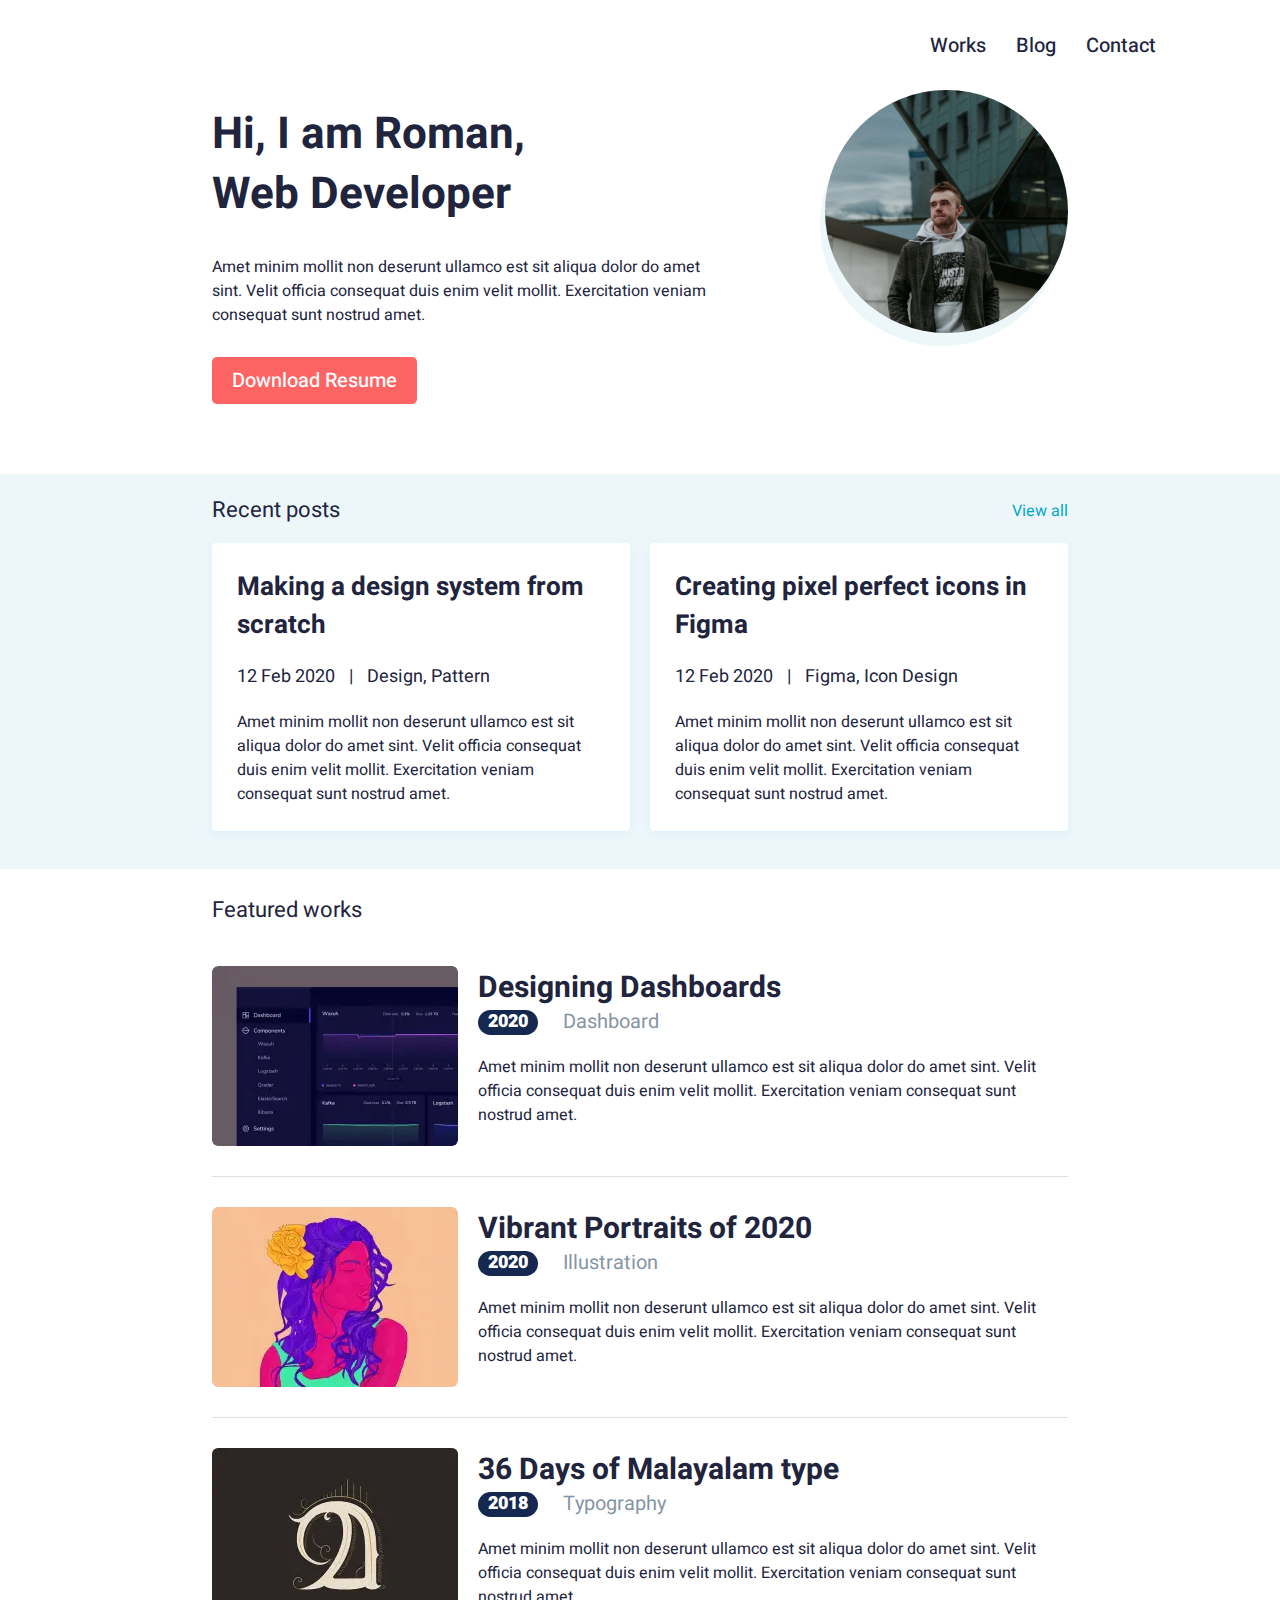
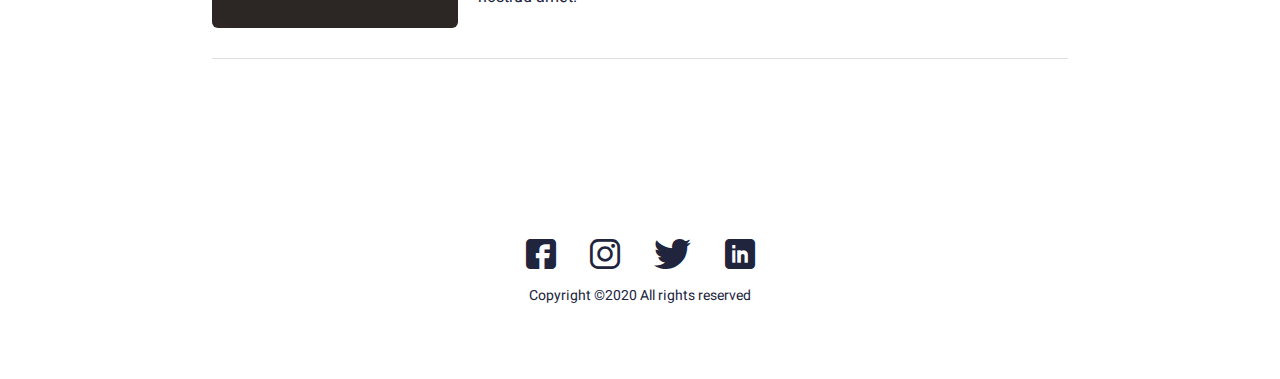
<file: index.html>
<!DOCTYPE html>
<html lang="ru">

<head>
	<title>Главная</title>
	<meta charset="UTF-8">
	<meta name="format-detection" content="telephone=no">
	<!-- <style>body{opacity: 0;}</style> -->
	<link rel="stylesheet" href="css/style.min.css?_v=20220311020344">
	<link rel="shortcut icon" href="favicon.ico">
	<!-- <meta name="robots" content="noindex, nofollow"> -->
	<meta name="viewport" content="width=device-width, initial-scale=1.0">
</head>

<body>
	<div class="wrapper">
		<header class="header">
			<div class="header__container">
				<div class="header__menu menu">
					<button type="button" class="menu__icon icon-menu"><span></span></button>
					<nav class="menu__body">
						<ul class="menu__list">
							<li class="menu__item"><a href="works.html" class="menu__link">Works</a></li>
							<li class="menu__item"><a href="blog.html" class="menu__link">Blog</a></li>
							<li class="menu__item"><a href="contact.html" class="menu__link">Contact</a></li>
						</ul>
					</nav>
				</div>
			</div>
		</header>
		<main class="page">
			<section class="hello">
				<div class="hello__container">
					<div class="hello__content">
						<h1 class="hello__title title">Hi, I am Roman,<br>Web Developer</h1>
						<div class="hello__text text">Amet minim mollit non deserunt ullamco est sit aliqua dolor do
							amet sint. Velit officia consequat duis enim velit mollit. Exercitation veniam consequat
							sunt nostrud amet.
						</div>
						<a href="" class="hello__btn btn">Download Resume</a>
					</div>
					<picture><source srcset="img/avatar.webp" type="image/webp"><img class="hello__avatar" src="img/avatar.jpg" alt=""></picture>
				</div>
			</section>
			<section class="recent-posts">
				<div class="recent-posts__container">
					<div class="recent-posts__header">
						<div class="recent-posts__title title-posts">Recent posts</div>
						<a href="" class="recent-posts__view-all">View all</a>
					</div>
					<div class="recent-posts__items">
						<div class="recent-posts__column">
							<article class="recent-posts__item recent-post">
								<a href="" class="recent-post__title">Making a design system from
									scratch</a>
								<div class="recent-post__info">12 Feb 2020 <span>|</span> Design, Pattern</div>
								<div class="recent-post__text text">
									Amet minim mollit non deserunt ullamco est sit aliqua
									dolor do amet sint. Velit officia consequat duis enim velit mollit. Exercitation
									veniam consequat sunt nostrud amet.
								</div>
							</article>
						</div>
						<div class="recent-posts__column">
							<article class="recent-posts__item recent-post">
								<a href="" class="recent-post__title">Creating pixel perfect icons in Figma</a>
								<div class="recent-post__info">12 Feb 2020 <span>|</span> Figma, Icon Design</div>
								<div class="recent-post__text text">
									Amet minim mollit non deserunt ullamco est sit aliqua
									dolor do amet sint. Velit officia consequat duis enim velit mollit. Exercitation
									veniam consequat sunt nostrud amet.
								</div>
							</article>
						</div>
					</div>
				</div>
			</section>
			<section class="featured-works">
				<div class="featured-works__container">
					<div class="featured-works__title title-posts">Featured works</div>
					<div class="featured-works__items works">
						<article class="works__item">
							<a href="" class="works__image -ibg">
								<picture><source srcset="img/Works/01.webp" type="image/webp"><img src="img/Works/01.jpg" alt=""></picture>
							</a>
							<div class="works__body">
								<a href="" class="works__title">Designing Dashboards</a>
								<div class="works__info">
									<div class="works__year">2020</div>
									<div class="works__category">Dashboard</div>
								</div>
								<div class="works__text text">Amet minim mollit non deserunt ullamco est sit aliqua
									dolor do amet sint. Velit officia consequat duis enim velit mollit. Exercitation
									veniam consequat sunt nostrud amet.</div>
							</div>
						</article>
						<article class="works__item">
							<a href="" class="works__image -ibg">
								<picture><source srcset="img/Works/02.webp" type="image/webp"><img src="img/Works/02.jpg" alt=""></picture>
							</a>
							<div class="works__body">
								<a href="" class="works__title">Vibrant Portraits of 2020</a>
								<div class="works__info">
									<div class="works__year">2020</div>
									<div class="works__category">Illustration</div>
								</div>
								<div class="works__text text">Amet minim mollit non deserunt ullamco est sit aliqua
									dolor do amet sint. Velit officia consequat duis enim velit mollit. Exercitation
									veniam consequat sunt nostrud amet.</div>
							</div>
						</article>
						<article class="works__item">
							<a href="" class="works__image -ibg">
								<picture><source srcset="img/Works/03.webp" type="image/webp"><img src="img/Works/03.jpg" alt=""></picture>
							</a>
							<div class="works__body">
								<a href="" class="works__title">36 Days of Malayalam type</a>
								<div class="works__info">
									<div class="works__year">2018</div>
									<div class="works__category">Typography</div>
								</div>
								<div class="works__text text">Amet minim mollit non deserunt ullamco est sit aliqua
									dolor do amet sint. Velit officia consequat duis enim velit mollit. Exercitation
									veniam consequat sunt nostrud amet.</div>
							</div>
						</article>
					</div>
				</div>
			</section>
		</main>
		<footer class="footer">
			<div class="footer__container">
				<div class="footer__social social">
					<div class="social__item icon-fb"></div>
					<div class="social__item icon-insta"></div>
					<div class="social__item icon-twitter"></div>
					<div class="social__item icon-linkedin"></div>
				</div>
				<div class="footer__copy">Copyright ©2020 All rights reserved</div>
			</div>
		</footer>
	</div>
	<script src="js/app.min.js?_v=20220311020344"></script>
</body>

</html>
</file>
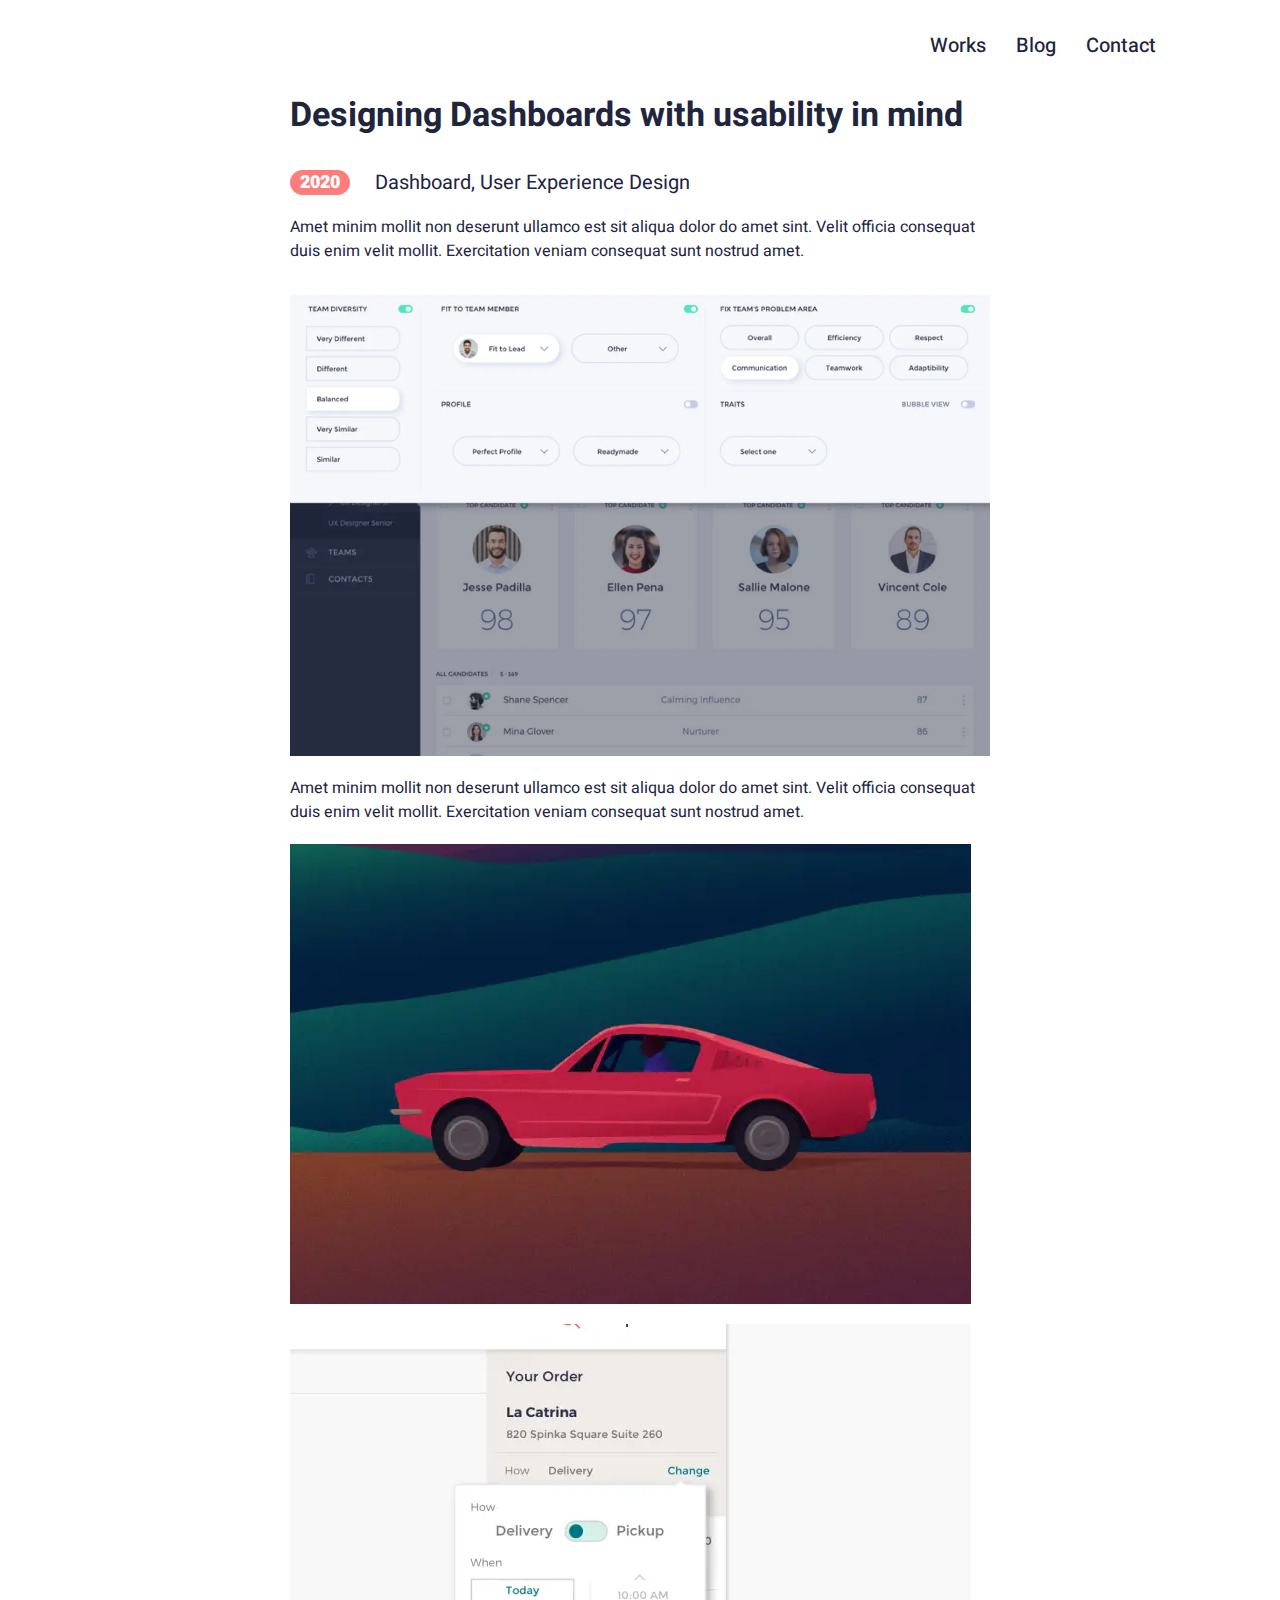
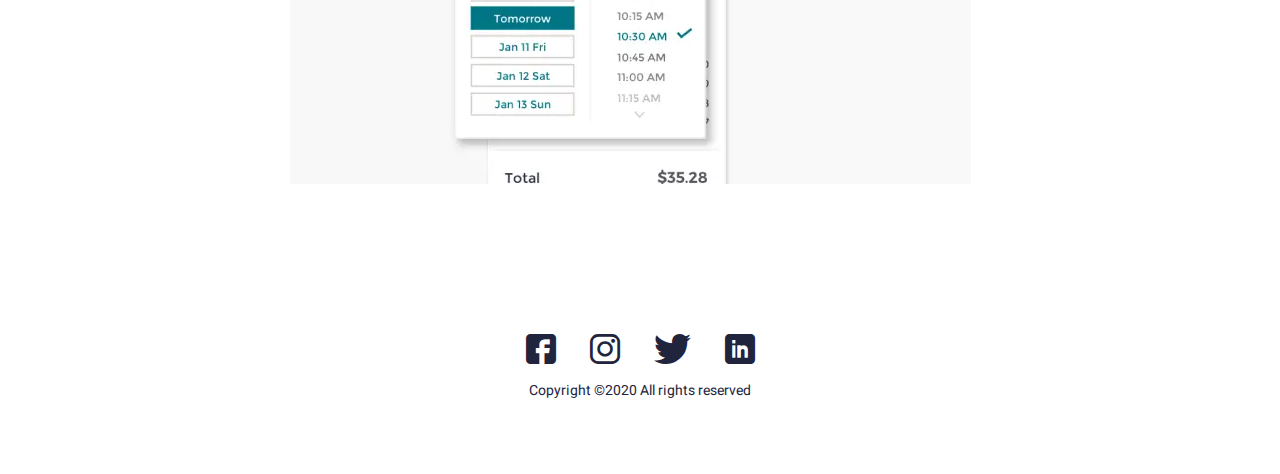
<file: article.html>
<!DOCTYPE html>
<html lang="ru">

<head>
	<title>Article</title>
	<meta charset="UTF-8">
	<meta name="format-detection" content="telephone=no">
	<!-- <style>body{opacity: 0;}</style> -->
	<link rel="stylesheet" href="css/style.min.css?_v=20220311020344">
	<link rel="shortcut icon" href="favicon.ico">
	<!-- <meta name="robots" content="noindex, nofollow"> -->
	<meta name="viewport" content="width=device-width, initial-scale=1.0">
</head>

<body>
	<div class="wrapper">
		<header class="header">
			<div class="header__container">
				<div class="header__menu menu">
					<button type="button" class="menu__icon icon-menu"><span></span></button>
					<nav class="menu__body">
						<ul class="menu__list">
							<li class="menu__item"><a href="works.html" class="menu__link">Works</a></li>
							<li class="menu__item"><a href="blog.html" class="menu__link">Blog</a></li>
							<li class="menu__item"><a href="contact.html" class="menu__link">Contact</a></li>
						</ul>
					</nav>
				</div>
			</div>
		</header>
		<main class="page">
			<div class="article">
				<div class="article__container">
					<div class="article__title">Designing Dashboards with usability in mind</div>
					<div class="article__info">
						<div class="article__year">2020</div>
						<div class="article__category">Dashboard, User Experience Design</div>
					</div>
					<div class="article__text">
						<p>
							Amet minim mollit non deserunt ullamco est sit aliqua dolor do amet
							sint. Velit officia consequat duis enim velit mollit. Exercitation veniam consequat sunt
							nostrud
							amet.
						</p>
						<picture><source srcset="img/Articles/01.webp" type="image/webp"><img src="img/Articles/01.jpg" alt=""></picture>
						<p>
							Amet minim mollit non deserunt ullamco est sit aliqua dolor do amet
							sint. Velit officia consequat duis enim velit mollit. Exercitation veniam consequat sunt
							nostrud
							amet.
						</p>
						<picture><source srcset="img/Articles/02.webp" type="image/webp"><img src="img/Articles/02.jpg" alt=""></picture>
						<picture><source srcset="img/Articles/03.webp" type="image/webp"><img src="img/Articles/03.jpg" alt=""></picture>
					</div>

				</div>
			</div>
		</main>
		<footer class="footer">
			<div class="footer__container">
				<div class="footer__social social">
					<div class="social__item icon-fb"></div>
					<div class="social__item icon-insta"></div>
					<div class="social__item icon-twitter"></div>
					<div class="social__item icon-linkedin"></div>
				</div>
				<div class="footer__copy">Copyright ©2020 All rights reserved</div>
			</div>
		</footer>
	</div>
	<script src="js/app.min.js?_v=20220311020344"></script>
</body>

</html>
</file>
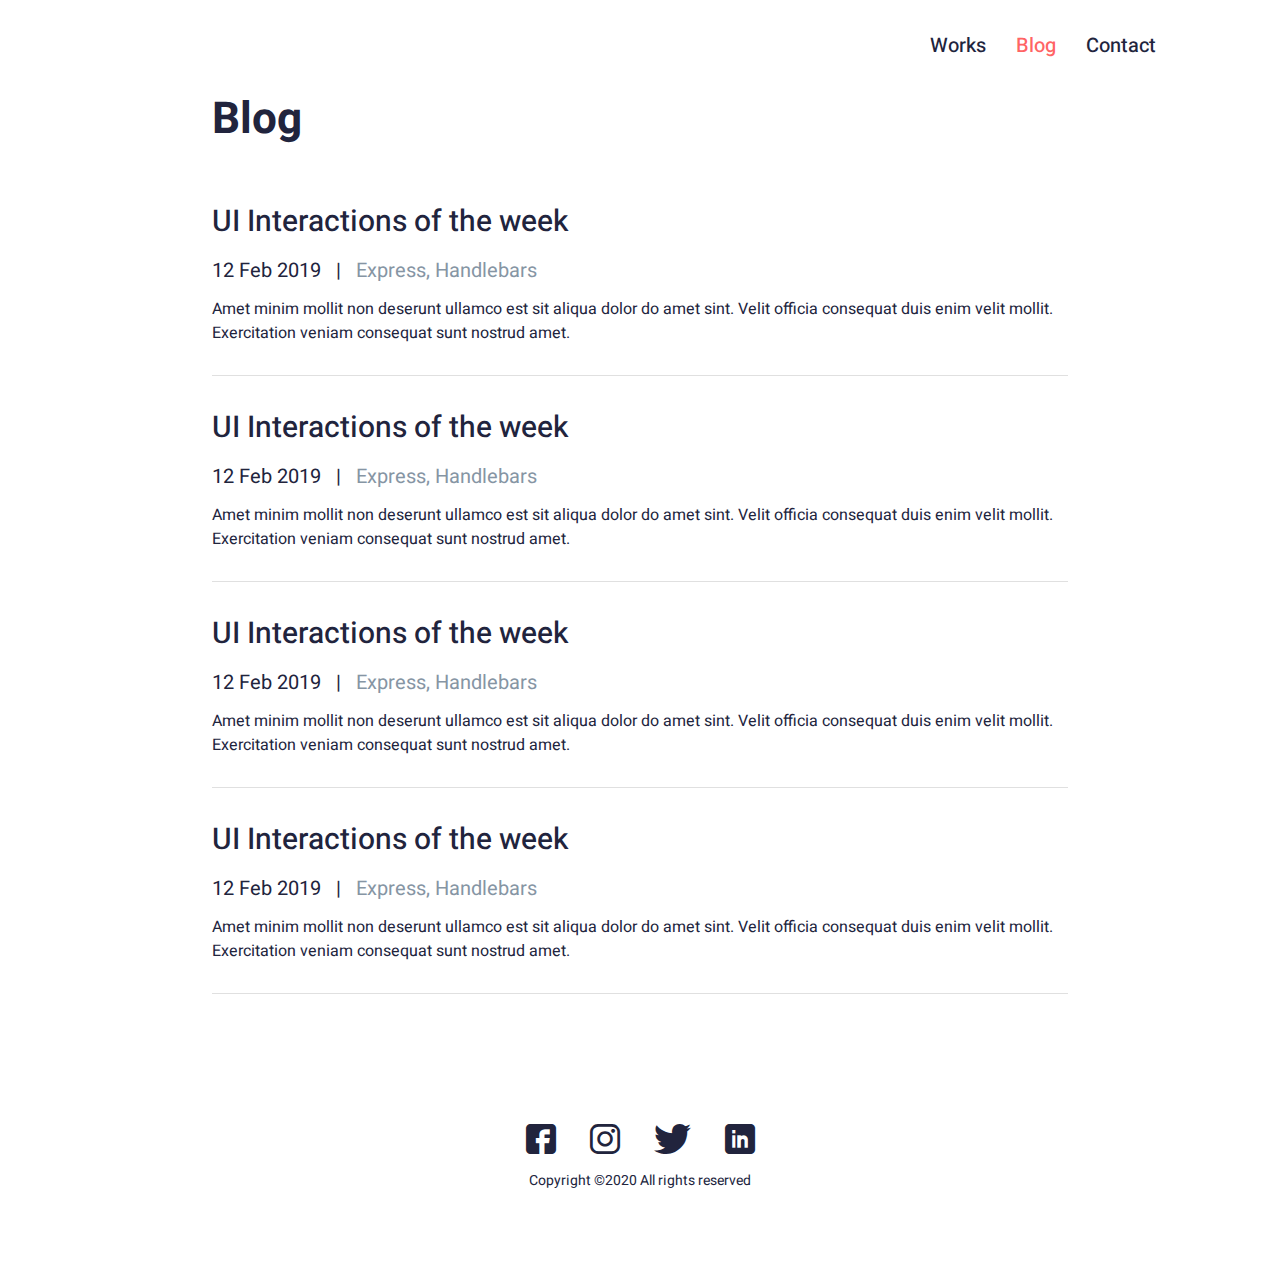
<file: blog.html>
<!DOCTYPE html>
<html lang="ru">

<head>
	<title>Blog</title>
	<meta charset="UTF-8">
	<meta name="format-detection" content="telephone=no">
	<!-- <style>body{opacity: 0;}</style> -->
	<link rel="stylesheet" href="css/style.min.css?_v=20220311020344">
	<link rel="shortcut icon" href="favicon.ico">
	<!-- <meta name="robots" content="noindex, nofollow"> -->
	<meta name="viewport" content="width=device-width, initial-scale=1.0">
</head>

<body>
	<div class="wrapper">
		<header class="header">
			<div class="header__container">
				<div class="header__menu menu">
					<button type="button" class="menu__icon icon-menu"><span></span></button>
					<nav class="menu__body">
						<ul class="menu__list">
							<li class="menu__item"><a href="works.html" class="menu__link">Works</a></li>
							<li class="menu__item"><a href="blog.html" class="menu__link _active">Blog</a></li>
							<li class="menu__item"><a href="contact.html" class="menu__link">Contact</a></li>
						</ul>
					</nav>
				</div>
			</div>
		</header>
		<main class="page">
			<section class="blog page__container">
				<h1 class="blog__title title">Blog</h1>
				<div class="blog__items">
					<div class="blog__item">
						<a href="" class="blog__article-name">UI Interactions of the week</a>
						<div class="blog__info">
							<div class="blog__date">12 Feb 2019 </div>
							<span class="blog__separator">|</span>
							<div class="blog__category">Express, Handlebars</div>
						</div>
						<div class="blog__text text">
							Amet minim mollit non deserunt ullamco est sit aliqua dolor do amet
							sint. Velit officia consequat duis enim velit mollit. Exercitation veniam consequat sunt
							nostrud amet.
						</div>
					</div>
					<div class="blog__item">
						<a href="" class="blog__article-name">UI Interactions of the week</a>
						<div class="blog__info">
							<div class="blog__date">12 Feb 2019 </div>
							<span class="blog__separator">|</span>
							<div class="blog__category">Express, Handlebars</div>
						</div>
						<div class="blog__text text">
							Amet minim mollit non deserunt ullamco est sit aliqua dolor do amet
							sint. Velit officia consequat duis enim velit mollit. Exercitation veniam consequat sunt
							nostrud amet.
						</div>
					</div>
					<div class="blog__item">
						<a href="" class="blog__article-name">UI Interactions of the week</a>
						<div class="blog__info">
							<div class="blog__date">12 Feb 2019 </div>
							<span class="blog__separator">|</span>
							<div class="blog__category">Express, Handlebars</div>
						</div>
						<div class="blog__text text">
							Amet minim mollit non deserunt ullamco est sit aliqua dolor do amet
							sint. Velit officia consequat duis enim velit mollit. Exercitation veniam consequat sunt
							nostrud amet.
						</div>
					</div>
					<div class="blog__item">
						<a href="" class="blog__article-name">UI Interactions of the week</a>
						<div class="blog__info">
							<div class="blog__date">12 Feb 2019 </div>
							<span class="blog__separator">|</span>
							<div class="blog__category">Express, Handlebars</div>
						</div>
						<div class="blog__text text">
							Amet minim mollit non deserunt ullamco est sit aliqua dolor do amet
							sint. Velit officia consequat duis enim velit mollit. Exercitation veniam consequat sunt
							nostrud amet.
						</div>
					</div>
				</div>
			</section>
		</main>
		<footer class="footer">
			<div class="footer__container">
				<div class="footer__social social">
					<div class="social__item icon-fb"></div>
					<div class="social__item icon-insta"></div>
					<div class="social__item icon-twitter"></div>
					<div class="social__item icon-linkedin"></div>
				</div>
				<div class="footer__copy">Copyright ©2020 All rights reserved</div>
			</div>
		</footer>
	</div>
	<script src="js/app.min.js?_v=20220311020344"></script>
</body>

</html>
</file>
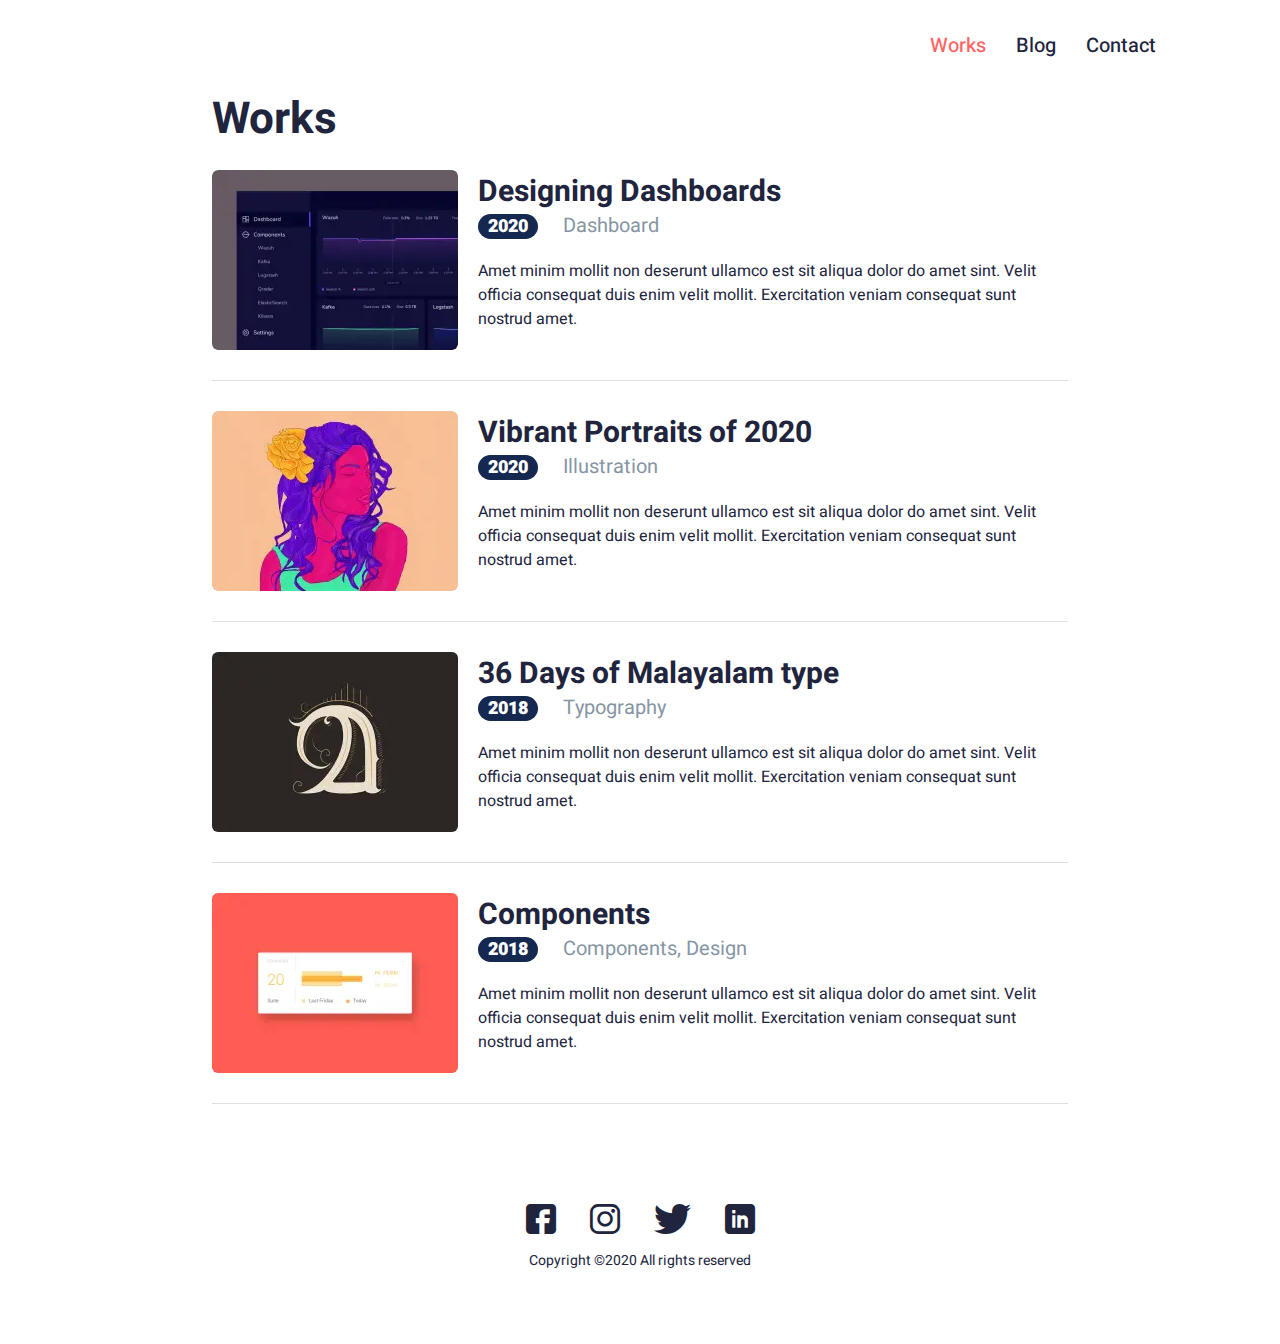
<file: works.html>
<!DOCTYPE html>
<html lang="ru">

<head>
	<title>Works</title>
	<meta charset="UTF-8">
	<meta name="format-detection" content="telephone=no">
	<!-- <style>body{opacity: 0;}</style> -->
	<link rel="stylesheet" href="css/style.min.css?_v=20220311020344">
	<link rel="shortcut icon" href="favicon.ico">
	<!-- <meta name="robots" content="noindex, nofollow"> -->
	<meta name="viewport" content="width=device-width, initial-scale=1.0">
</head>

<body>
	<div class="wrapper">
		<header class="header">
			<div class="header__container">
				<div class="header__menu menu">
					<button type="button" class="menu__icon icon-menu"><span></span></button>
					<nav class="menu__body">
						<ul class="menu__list">
							<li class="menu__item"><a href="works.html" class="menu__link _active">Works</a></li>
							<li class="menu__item"><a href="blog.html" class="menu__link">Blog</a></li>
							<li class="menu__item"><a href="contact.html" class="menu__link">Contact</a></li>
						</ul>
					</nav>
				</div>
			</div>
		</header>
		<main class="page">
			<section class="works page__container">
				<h1 class="works__main-title title">Works</h1>
				<div class="works__items">
					<article class="works__item">
						<a href="" class="works__image -ibg">
							<picture><source srcset="img/Works/01.webp" type="image/webp"><img src="img/Works/01.jpg" alt=""></picture>
						</a>
						<div class="works__body">
							<a href="" class="works__title">Designing Dashboards</a>
							<div class="works__info">
								<div class="works__year">2020</div>
								<div class="works__category">Dashboard</div>
							</div>
							<div class="works__text text">Amet minim mollit non deserunt ullamco est sit aliqua
								dolor do amet sint. Velit officia consequat duis enim velit mollit. Exercitation
								veniam consequat sunt nostrud amet.</div>
						</div>
					</article>
					<article class="works__item">
						<a href="" class="works__image -ibg">
							<picture><source srcset="img/Works/02.webp" type="image/webp"><img src="img/Works/02.jpg" alt=""></picture>
						</a>
						<div class="works__body">
							<a href="" class="works__title">Vibrant Portraits of 2020</a>
							<div class="works__info">
								<div class="works__year">2020</div>
								<div class="works__category">Illustration</div>
							</div>
							<div class="works__text text">Amet minim mollit non deserunt ullamco est sit aliqua
								dolor do amet sint. Velit officia consequat duis enim velit mollit. Exercitation
								veniam consequat sunt nostrud amet.</div>
						</div>
					</article>
					<article class="works__item">
						<a href="" class="works__image -ibg">
							<picture><source srcset="img/Works/03.webp" type="image/webp"><img src="img/Works/03.jpg" alt=""></picture>
						</a>
						<div class="works__body">
							<a href="" class="works__title">36 Days of Malayalam type</a>
							<div class="works__info">
								<div class="works__year">2018</div>
								<div class="works__category">Typography</div>
							</div>
							<div class="works__text text">Amet minim mollit non deserunt ullamco est sit aliqua
								dolor do amet sint. Velit officia consequat duis enim velit mollit. Exercitation
								veniam consequat sunt nostrud amet.</div>
						</div>
					</article>
					<article class="works__item">
						<a href="" class="works__image -ibg">
							<picture><source srcset="img/Works/04.webp" type="image/webp"><img src="img/Works/04.jpg" alt=""></picture>
						</a>
						<div class="works__body">
							<a href="" class="works__title">Components</a>
							<div class="works__info">
								<div class="works__year">2018</div>
								<div class="works__category">Components, Design</div>
							</div>
							<div class="works__text text">Amet minim mollit non deserunt ullamco est sit aliqua
								dolor do amet sint. Velit officia consequat duis enim velit mollit. Exercitation
								veniam consequat sunt nostrud amet.</div>
						</div>
					</article>
				</div>
			</section>
		</main>
		<footer class="footer">
			<div class="footer__container">
				<div class="footer__social social">
					<div class="social__item icon-fb"></div>
					<div class="social__item icon-insta"></div>
					<div class="social__item icon-twitter"></div>
					<div class="social__item icon-linkedin"></div>
				</div>
				<div class="footer__copy">Copyright ©2020 All rights reserved</div>
			</div>
		</footer>
	</div>
	<script src="js/app.min.js?_v=20220311020344"></script>
</body>

</html>
</file>
<file: css/style.min.css>
@charset "UTF-8";@import url(https://fonts.googleapis.com/css?family=Heebo:regular,500,700,900&display=swap);@font-face{font-family:icons;font-display:swap;src:url(../fonts/icons.woff2) format("woff2"),url(../fonts/icons.woff) format("woff");font-weight:400;font-style:normal}[class*=icon-]:before{font-family:icons;font-style:normal;font-weight:400;font-variant:normal;text-transform:none;line-height:1;-webkit-font-smoothing:antialiased;-moz-osx-font-smoothing:grayscale}[class*=icon-]:before{display:block}.icon-fb:before{content:"\e900"}.icon-insta:before{content:"\e901"}.icon-linkedin:before{content:"\e902"}.icon-twitter:before{content:"\e903"}*{padding:0;margin:0;border:0}*,:after,:before{-webkit-box-sizing:border-box;box-sizing:border-box}body,html{height:100%;min-width:320px}body{color:#000;line-height:1;font-family:Heebo;font-size:.875rem;-ms-text-size-adjust:100%;-moz-text-size-adjust:100%;-webkit-text-size-adjust:100%;-webkit-font-smoothing:antialiased;-moz-osx-font-smoothing:grayscale}button,input,textarea{font-family:Heebo;font-size:inherit}button{cursor:pointer;color:inherit;background-color:inherit}a{color:inherit}a:link,a:visited{text-decoration:none}a:hover{text-decoration:none}ul li{list-style:none}img{vertical-align:top}h1,h2,h3,h4,h5,h6{font-weight:inherit;font-size:inherit}body{color:#21243d}.lock body{overflow:hidden;-ms-touch-action:none;touch-action:none}.page{padding:90px 0 0 0}.social{display:-webkit-box;display:-ms-flexbox;display:flex;-webkit-box-pack:center;-ms-flex-pack:center;justify-content:center;-webkit-box-align:center;-ms-flex-align:center;align-items:center}.wrapper{min-height:100%;display:-webkit-box;display:-ms-flexbox;display:flex;-webkit-box-orient:vertical;-webkit-box-direction:normal;-ms-flex-direction:column;flex-direction:column;overflow:hidden}.wrapper>main{-webkit-box-flex:1;-ms-flex:1 1 auto;flex:1 1 auto}.wrapper>*{min-width:0}[class*=__container]{max-width:53.5rem;-webkit-box-sizing:content-box;box-sizing:content-box;margin:0 auto;padding:0 .9375rem}[class*=-ibg]{position:relative}[class*=-ibg] img{position:absolute;width:100%;height:100%;top:0;left:0;-o-object-fit:cover;object-fit:cover}[class*=-ibg_contain] img{-o-object-fit:contain;object-fit:contain}.title{font-size:44px;font-weight:700;line-height:1.3636363636}.article__text p,.text{font-size:16px;line-height:1.5}.title-posts{font-size:22px}.btn{font-size:20px;font-weight:500;line-height:1.45;display:-webkit-inline-box;display:-ms-inline-flexbox;display:inline-flex;-webkit-box-align:center;-ms-flex-align:center;align-items:center;-webkit-box-pack:center;-ms-flex-pack:center;justify-content:center;text-align:center;padding:0 20px;background-color:#ff6464;color:#fff;border-radius:5px;height:47px}.header__container{max-width:1032px}.header__menu{display:-webkit-box;display:-ms-flexbox;display:flex;-webkit-box-pack:end;-ms-flex-pack:end;justify-content:flex-end;-webkit-box-align:center;-ms-flex-align:center;align-items:center;height:90px}.menu__list li{margin:0 0 30px 0}.menu__list li:last-child{margin:0}.menu__link{font-size:20px;font-weight:500;line-height:1.45}.menu__link._active{color:#ff6464}.icon-menu{display:none}.footer{text-align:center;padding:50px 0}.footer__social{margin:0 0 20px 0}.footer__copy{margin:0 0 26px 0}.social{display:-webkit-box;display:-ms-flexbox;display:flex;-webkit-box-pack:center;-ms-flex-pack:center;justify-content:center;-webkit-box-align:center;-ms-flex-align:center;align-items:center}.social__item{font-size:30px;color:inherit;margin:0 17px}.social__item:hover{color:#ff6464}.hello{padding:0 0 70px 0}.hello__container{display:-webkit-box;display:-ms-flexbox;display:flex}.hello__content{-webkit-box-align:start;-ms-flex-align:start;align-items:flex-start;padding:15px 100px 0 0;-webkit-box-flex:1;-ms-flex:1 1 auto;flex:1 1 auto}.hello__content :last-child{margin-bottom:0}.hello__title{margin:0 0 30px 0}.hello__text{margin:0 0 30px 0}.hello__btn{margin:0 0 30px 0}.hello__avatar{-webkit-box-flex:0;-ms-flex:0 0 243px;flex:0 0 243px;height:243px;border-radius:50%;-webkit-box-shadow:-5px 13px 0 0 #edf7fa;box-shadow:-5px 13px 0 0 #edf7fa}.hello__avatar img{max-width:100%}.recent-posts{background-color:#edf7fa;padding:25px 0 21px 0}.recent-posts__header{display:-webkit-box;display:-ms-flexbox;display:flex;margin:0 0 20px 0}.recent-posts__title{-webkit-box-flex:1;-ms-flex:1 1 auto;flex:1 1 auto;padding:0 20px 0 0}.recent-posts__view-all{-webkit-box-flex:0;-ms-flex:0 0 auto;flex:0 0 auto;font-size:16px;line-height:1.5;color:#00a8cc}.recent-posts__items{margin:0 -10px}.recent-posts__column{-webkit-box-flex:0;-ms-flex:0 1 50%;flex:0 1 50%;padding:0 10px 17px 10px}.recent-post{height:100%;background-color:#fff;-webkit-box-shadow:0 4px 10px rgba(187,225,250,.25);box-shadow:0 4px 10px rgba(187,225,250,.25);border-radius:4px;padding:25px}.recent-post :last-child{margin-bottom:0}.recent-post__title{display:inline-block;font-size:26px;font-weight:700;line-height:1.4615384615;margin:0 0 20px 0}.recent-post__info{font-size:18px;line-height:1.4444444444;margin:0 0 20px 0}.recent-post__info span{margin:0 10px}.featured-works{padding:30px 0 80px 0}.featured-works__title{margin:0 0 45px 0}.works__item{padding:0 0 30px 0;margin:0 0 30px 0;border-bottom:1px solid #e0e0e0}.works__item:last-child{margin-bottom:0}.works__main-title{margin:0 0 20px 0}.works__image{-webkit-box-flex:0;-ms-flex:0 0 246px;flex:0 0 246px;border-radius:6px;min-height:180px;overflow:hidden}.works__body{-webkit-box-flex:1;-ms-flex:1 1 auto;flex:1 1 auto}.works__title{font-size:30px;font-weight:700;line-height:1.4666666667;margin:0 0 20px 0;-webkit-transition:color .3s ease 0s;-o-transition:color .3s ease 0s;transition:color .3s ease 0s}.works__title:hover{color:#ff6464}.works__info{display:-webkit-box;display:-ms-flexbox;display:flex;margin:0 0 20px 0}.works__year{display:-webkit-inline-box;display:-ms-inline-flexbox;display:inline-flex;padding:0 10px;font-size:18px;font-weight:900;height:25px;color:#fff;background-color:#142850;border-radius:16px;-webkit-box-align:center;-ms-flex-align:center;align-items:center;text-align:center;-webkit-box-pack:center;-ms-flex-pack:center;justify-content:center}.works__category{color:#8695a4;font-size:20px;line-height:1.2;margin:0 0 0 25px}.page{padding:0 0 50px 0}.blog__title{margin:0 0 50px 0}.blog__item{border-bottom:1px solid #e0e0e0;margin:0 0 30px 0;padding:0 0 30px 0}.blog__article-name{display:inline-block;font-size:30px;font-weight:500;line-height:1.4666666667;margin:0 0 12px 0;-webkit-transition:color .3s ease 0s;-o-transition:color .3s ease 0s;transition:color .3s ease 0s}.blog__info{font-size:20px;font-weight:400;line-height:1.45;display:-webkit-box;display:-ms-flexbox;display:flex;margin:0 0 12px 0}.blog__separator{margin:0 15px}.blog__category{color:#8695a4}.article{margin:0 0 30px 0}.article__container{max-width:700px}.article__title{font-size:34px;font-weight:700;line-height:1.4705882353;margin:0 0 30px 0}.article__info{display:-webkit-box;display:-ms-flexbox;display:flex;margin:0 0 20px 0}.article__year{display:-webkit-box;display:-ms-flexbox;display:flex;-webkit-box-pack:center;-ms-flex-pack:center;justify-content:center;-webkit-box-align:center;-ms-flex-align:center;align-items:center;background:#ff7c7c;border-radius:16px;height:25px;padding:0 10px;color:#fff;font-size:18px;font-weight:900}.article__category{-ms-flex-item-align:center;-ms-grid-row-align:center;align-self:center;font-size:20px;line-height:1.25;margin:0 0 0 25px}.article__text p{margin:0 0 20px 0}.article__text img{max-width:100%;margin:0 0 20px 0}.contact__title{text-align:center;-webkit-box-align:center;-ms-flex-align:center;align-items:center}.contact__image{display:block;padding:0 0 100% 0;margin:0 0 20px 0}@media (min-width:47.99875em){.menu__list{display:-webkit-box;display:-ms-flexbox;display:flex}.menu__list li{margin:0 30px 0 0}.menu__list li:hover{color:#ff6464}.menu__list li:last-child{margin:0}.recent-posts__items{display:-webkit-box;display:-ms-flexbox;display:flex}.works__item{display:-webkit-box;display:-ms-flexbox;display:flex;-webkit-box-align:start;-ms-flex-align:start;align-items:flex-start}.works__body{margin:0 0 0 20px}.blog__article-name:hover{color:#ff6464}}@media (max-width:61.99875em){.recent-post__title:hover{color:#fff}}@media (max-width:47.99875em){.page{padding:30px 0 0 0}.title-posts{text-align:center}.header__menu{height:50px}.menu__body{position:fixed;width:100%;height:100%;top:0;left:0;text-align:center;overflow:auto;padding:60px 10px 30px 10px;background-color:rgba(255,190,190,.95);-webkit-transform:translate(0,-100%);-ms-transform:translate(0,-100%);transform:translate(0,-100%);-webkit-transition:-webkit-transform .3s ease 0s;transition:-webkit-transform .3s ease 0s;-o-transition:transform .3s ease 0s;transition:transform .3s ease 0s;transition:transform .3s ease 0s,-webkit-transform .3s ease 0s}.menu-open .menu__body{-webkit-transform:translate(0,0);-ms-transform:translate(0,0);transform:translate(0,0)}.menu__link{font-size:40px}.icon-menu{display:block;position:relative;width:1.875rem;height:1.125rem;cursor:pointer;z-index:5}.icon-menu span,.icon-menu::after,.icon-menu::before{content:"";-webkit-transition:all .3s ease 0s;-o-transition:all .3s ease 0s;transition:all .3s ease 0s;right:0;position:absolute;width:100%;height:.125rem;background-color:#000}.icon-menu::before{top:0}.icon-menu::after{bottom:0}.icon-menu span{top:calc(50% - .0625rem)}.menu-open .icon-menu span{width:0}.menu-open .icon-menu::before{top:calc(50% - .0625rem);-webkit-transform:rotate(-45deg);-ms-transform:rotate(-45deg);transform:rotate(-45deg)}.menu-open .icon-menu::after{bottom:calc(50% - .0625rem);-webkit-transform:rotate(45deg);-ms-transform:rotate(45deg);transform:rotate(45deg)}.footer{padding:10px 0}.hello{padding:0 0 50px 0}.hello__container{-webkit-box-orient:vertical;-webkit-box-direction:reverse;-ms-flex-direction:column-reverse;flex-direction:column-reverse;text-align:center;-webkit-box-align:center;-ms-flex-align:center;align-items:center}.hello__content{padding:0}.hello__avatar{-webkit-box-flex:0;-ms-flex:0 0 170px;flex:0 0 170px;height:170px;margin:0 0 30px 0}.recent-posts__view-all{display:none}.recent-post{padding:15px}.recent-post__title{font-size:22px;margin:0 0 10px 0}.recent-post__info{font-size:16px;margin:0 0 10px 0}.featured-works{padding:30px 0 30px 0}.featured-works__items{display:-webkit-box;display:-ms-flexbox;display:flex;overflow:auto}.featured-works__items .works__item{-webkit-box-flex:0;-ms-flex:0 0 90%;flex:0 0 90%;margin:0 15px 0 0}.works__image{display:block;padding:0 0 60% 0;margin:0 0 20px 0}.works__title{font-size:24px}.blog__title{font-size:30px;margin:0 0 20px 0}.blog__article-name{font-size:26px}.blog__info{font-size:16px}.article__title{font-size:30px}.article__category{font-size:18px}}
</file>
